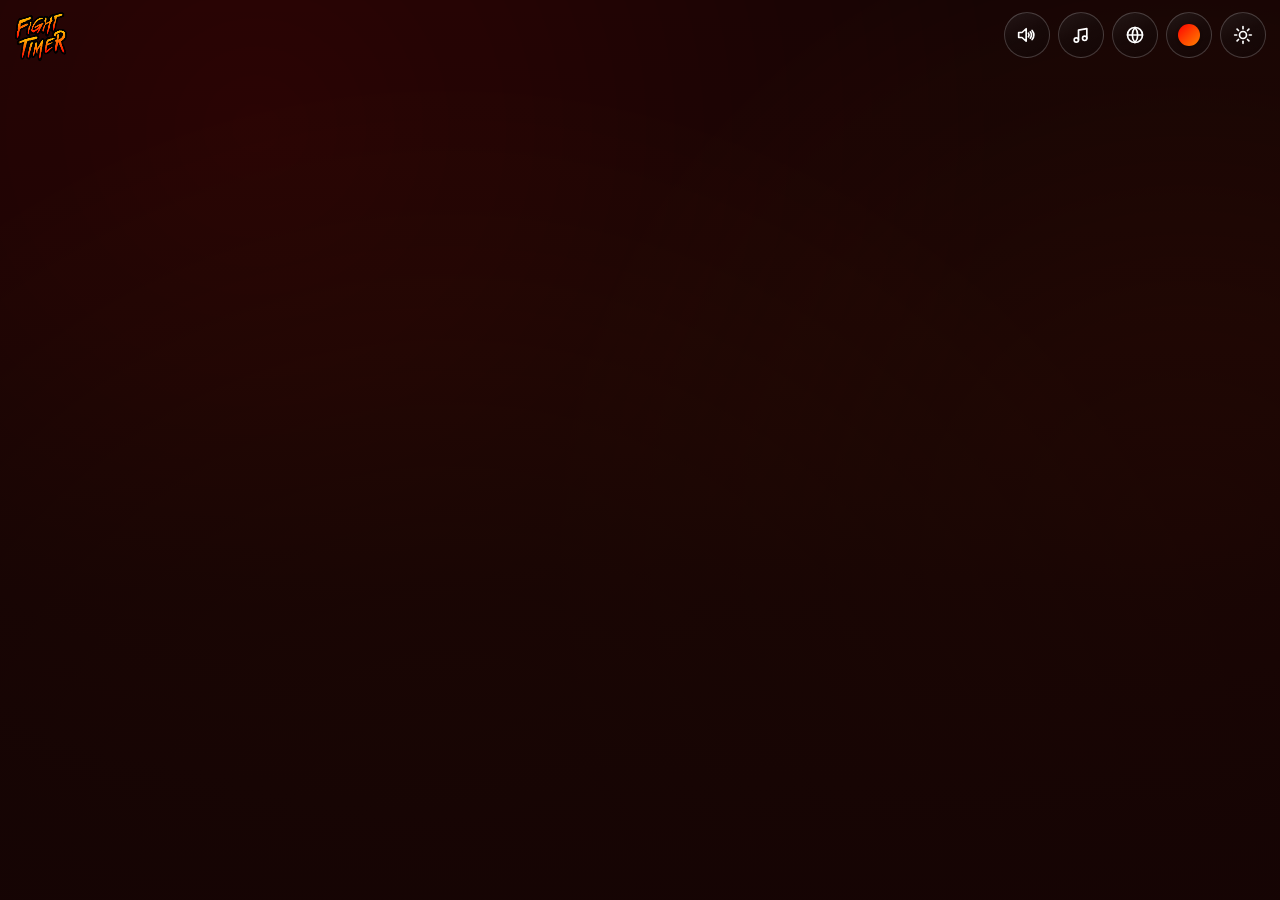
<file: index.html>
<!DOCTYPE html>
<html lang="en">
<head>
  <meta charset="UTF-8"/>
  <meta name="viewport" content="width=device-width, initial-scale=1.0, viewport-fit=cover"/>

  <meta http-equiv="Content-Security-Policy" content="default-src 'none'; script-src 'self' 'unsafe-inline'; style-src 'self' 'unsafe-inline'; img-src 'self' data:; font-src 'self'; media-src 'self'; connect-src 'self'; manifest-src 'self'; worker-src 'self'; base-uri 'none'; form-action 'none'; object-src 'none'"/>
  <meta name="referrer" content="no-referrer"/>
  <title>Fight Timer</title>

  <!-- PWA / iPhone "Add to Home Screen" -->
  <meta name="apple-mobile-web-app-capable" content="yes"/>
  <meta name="mobile-web-app-capable" content="yes"/>
  <meta name="apple-mobile-web-app-status-bar-style" content="black-translucent"/>
  <meta name="apple-mobile-web-app-title" content="Fight Timer"/>
  <!-- The app's ground. Must stay in step with the Android launcher background and
       theme colours; npm run check fails if they diverge. -->
  <meta name="theme-color" content="#140505"/>
  <meta name="description" content="Fight Timer — round timer for boxing, MMA and kickboxing."/>
  <link rel="manifest" href="manifest.webmanifest"/>

  <!-- Runs before the first paint, and does exactly one thing: puts back the ground and
       the ink the app resolved last time (see where ft-boot is written). The CSS in this
       file carries the DARK palette as its default, which is right for a first launch and
       wrong for anyone who chose light - they used to get a black screen that jumped to
       white once React mounted, and on a 2016 phone that is a second of the wrong theme.
       Inline custom properties on <html> beat :root, so there are no cascade games. No
       first-launch case to handle either: no key, no change, dark. -->
  <script>try{var _b=localStorage.getItem("ft-boot");if(_b){_b=_b.split("|");
    var _k=["--base","--fg","--blob-a","--blend","--veil","--g1","--g2","--g3"],
    _r=document.documentElement.style;
    for(var _i=0;_i<_k.length&&_i<_b.length;_i++)_r.setProperty(_k[_i],_b[_i]);
    var _m=document.querySelector('meta[name="theme-color"]');
    if(_m)_m.setAttribute("content",_b[0]);}}catch(e){}</script>

  <!-- Home screen icon on iPhone (Safari uses apple-touch-icon) -->
  <link rel="apple-touch-icon" href="apple-touch-icon.png"/>
  <link rel="apple-touch-icon" sizes="180x180" href="apple-touch-icon.png"/>
  <link rel="apple-touch-icon" sizes="192x192" href="icon-192.png"/>
  <link rel="icon" type="image/png" sizes="32x32" href="favicon-32.png"/>
  <link rel="icon" type="image/png" sizes="192x192" href="icon-192.png"/>

  <link rel="stylesheet" href="app-436c10bad0.css"/>
</head>
<body>
<div id="bg" aria-hidden="true"><div class="blob b1"></div><div class="blob b2"></div><div class="blob b3"></div><div class="veil"></div></div>
<div id="root"></div>
<!-- The mark, painted by the FIRST frame the WebView draws, before a single line of the
     app has run. Without it a cold start on a slow phone reads as three events: the
     system splash shows the logo, the logo vanishes while the web payload boots, and
     then the app's own logo blooms back in - reported from a Galaxy A5 (2016), where
     that gap is seconds long. This element is the bridge across it, so the mark simply
     stays put until it travels to its corner. React removes it in a layout effect, in
     the same frame it first paints, and on native the bloom is skipped so the handover
     is invisible. No background of its own: the page's own ground shows through, which
     is one less colour to get wrong. 156.6px is the mark's size at the start of the
     intro - 54 px drawn at scale 2.9 - so nothing moves when the app takes over. -->
<div id="boot"><img src="logo.png" alt="" width="112" height="103"/></div>
<script src="app-df6e2656d0.js" defer></script>

<!-- No service worker here on purpose. Registration lives in the bundle that
     tools/build.mjs produces, so it only ever runs against a hashed dist/ — which is
     what stops the dev copy from installing a worker that then serves its own stale
     HTML back to me. -->
</body>
</html>
</file>
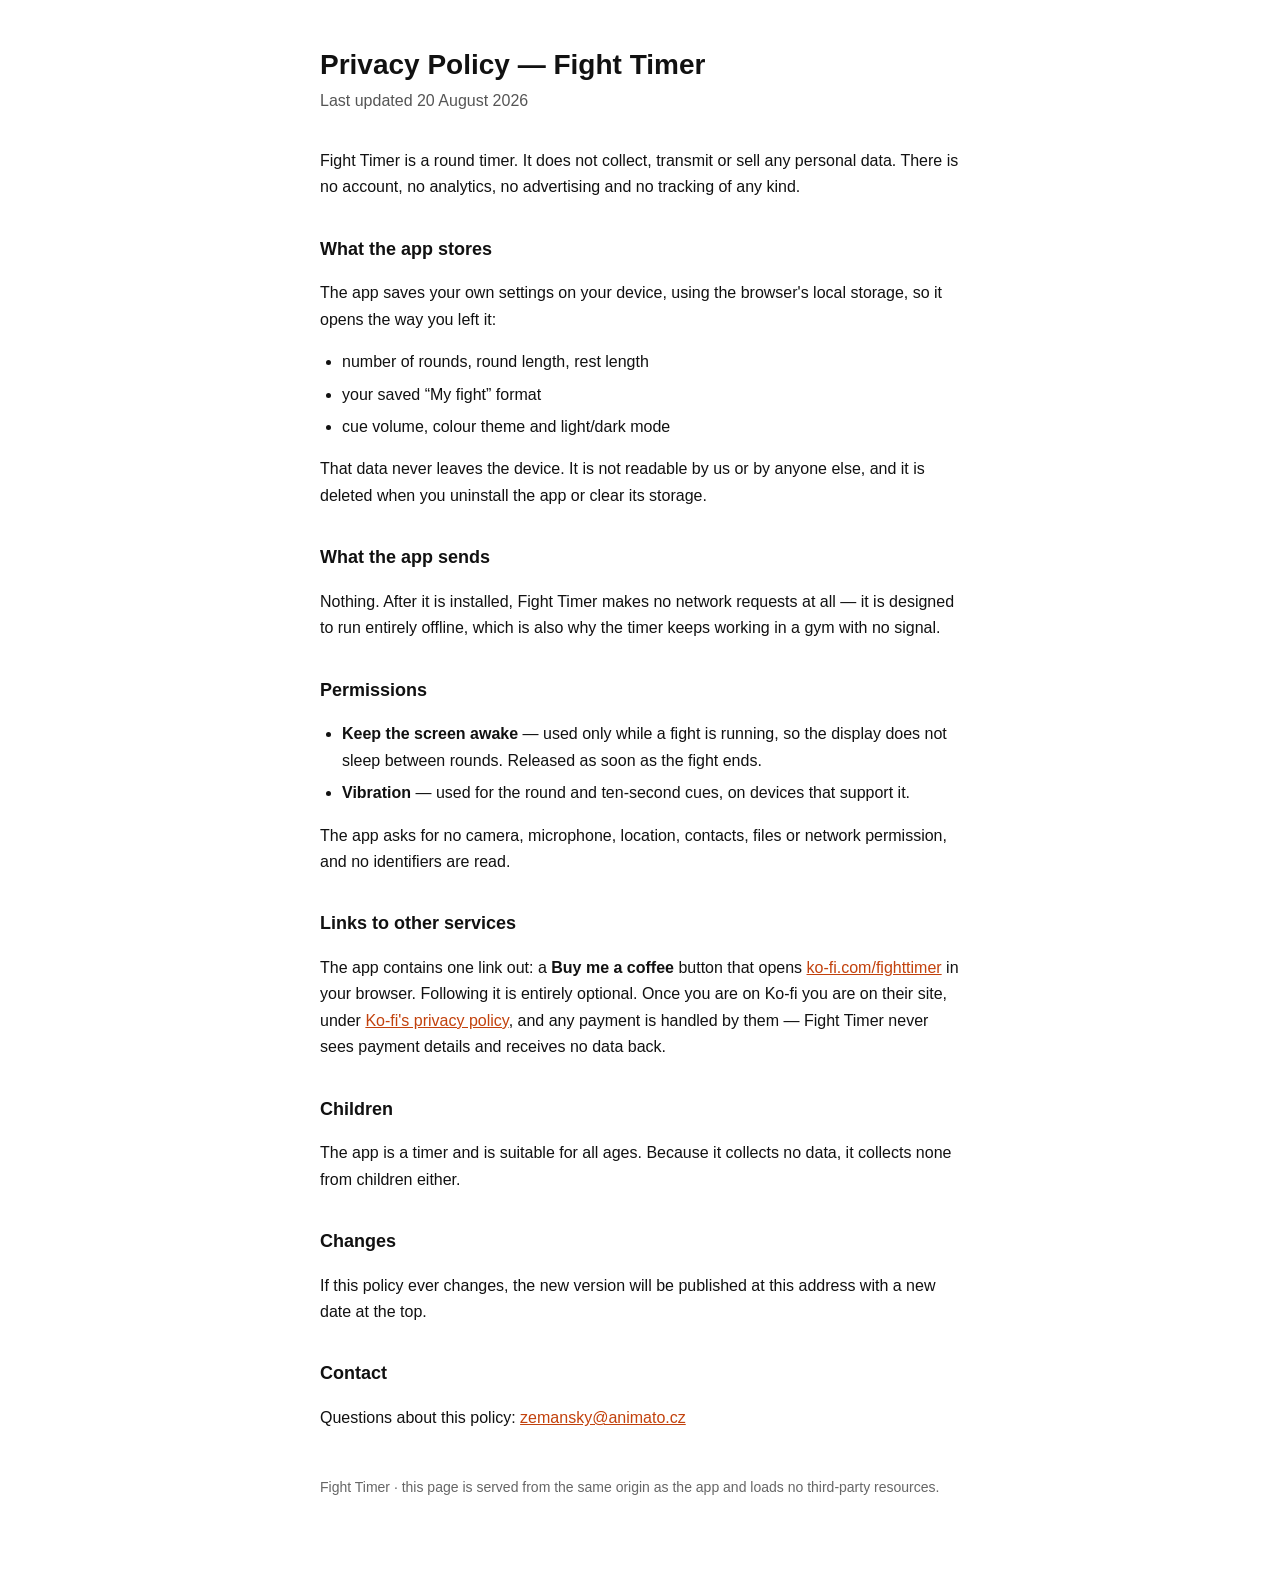
<file: privacy.html>
<!DOCTYPE html>
<html lang="en">
<head>
<meta charset="UTF-8"/>
<meta name="viewport" content="width=device-width, initial-scale=1"/>
<title>Fight Timer — Privacy Policy</title>
<meta name="theme-color" content="#140505"/>
<style>
  :root{color-scheme:dark light}
  body{background:#140505;color:#fff;margin:0;padding:48px 22px 80px;
    font:16px/1.65 -apple-system,BlinkMacSystemFont,"Segoe UI",Helvetica,Arial,sans-serif}
  main{max-width:640px;margin:auto}
  h1{font-size:28px;line-height:1.2;margin:0 0 6px}
  p.sub{color:rgba(255,255,255,.55);margin:0 0 34px}
  h2{font-size:18px;margin:34px 0 8px}
  a{color:#FF8A00}
  ul{padding-left:22px} li{margin:6px 0}
  code{background:rgba(255,255,255,.09);padding:1px 5px;border-radius:4px;font-size:14px}
  footer{margin-top:44px;color:rgba(255,255,255,.45);font-size:14px}
  @media (prefers-color-scheme: light){
    body{background:#fff;color:#111} p.sub{color:#555} a{color:#C2410C}
    code{background:rgba(0,0,0,.07)} footer{color:#666}
  }
</style>
</head>
<body>
<main>
<h1>Privacy Policy — Fight Timer</h1>
<p class="sub">Last updated 20 August 2026</p>

<p>Fight Timer is a round timer. It does not collect, transmit or sell any personal
data. There is no account, no analytics, no advertising and no tracking of any kind.</p>

<h2>What the app stores</h2>
<p>The app saves your own settings on your device, using the browser's local storage,
so it opens the way you left it:</p>
<ul>
  <li>number of rounds, round length, rest length</li>
  <li>your saved &ldquo;My fight&rdquo; format</li>
  <li>cue volume, colour theme and light/dark mode</li>
</ul>
<p>That data never leaves the device. It is not readable by us or by anyone else, and
it is deleted when you uninstall the app or clear its storage.</p>

<h2>What the app sends</h2>
<p>Nothing. After it is installed, Fight Timer makes no network requests at all — it
is designed to run entirely offline, which is also why the timer keeps working in a
gym with no signal.</p>

<h2>Permissions</h2>
<ul>
  <li><strong>Keep the screen awake</strong> — used only while a fight is running, so
      the display does not sleep between rounds. Released as soon as the fight ends.</li>
  <li><strong>Vibration</strong> — used for the round and ten-second cues, on devices
      that support it.</li>
</ul>
<p>The app asks for no camera, microphone, location, contacts, files or network
permission, and no identifiers are read.</p>

<h2>Links to other services</h2>
<p>The app contains one link out: a <strong>Buy me a coffee</strong> button that opens
<a href="https://ko-fi.com/fighttimer" rel="noopener noreferrer">ko-fi.com/fighttimer</a>
in your browser. Following it is entirely optional. Once you are on Ko-fi you are on
their site, under
<a href="https://more.ko-fi.com/privacy" rel="noopener noreferrer">Ko-fi's privacy
policy</a>, and any payment is handled by them — Fight Timer never sees payment
details and receives no data back.</p>

<h2>Children</h2>
<p>The app is a timer and is suitable for all ages. Because it collects no data, it
collects none from children either.</p>

<h2>Changes</h2>
<p>If this policy ever changes, the new version will be published at this address with
a new date at the top.</p>

<h2>Contact</h2>
<p>Questions about this policy: <a href="mailto:zemansky@animato.cz">zemansky@animato.cz</a></p>

<footer>Fight Timer · this page is served from the same origin as the app and loads
no third-party resources.</footer>
</main>
</body>
</html>
</file>
<file: app-436c10bad0.css>
@font-face{font-family:Chakra Petch;font-style:normal;font-weight:600;font-display:swap;src:url(fonts/chakra-petch-600-vietnamese-752ec6b8.woff2) format("woff2");unicode-range:U+0102-0103,U+0110-0111,U+0128-0129,U+0168-0169,U+01A0-01A1,U+01AF-01B0,U+0300-0301,U+0303-0304,U+0308-0309,U+0323,U+0329,U+1EA0-1EF9,U+20AB}@font-face{font-family:Chakra Petch;font-style:normal;font-weight:600;font-display:swap;src:url(fonts/chakra-petch-600-latin-ext-140bd5c4.woff2) format("woff2");unicode-range:U+0100-02BA,U+02BD-02C5,U+02C7-02CC,U+02CE-02D7,U+02DD-02FF,U+0304,U+0308,U+0329,U+1D00-1DBF,U+1E00-1E9F,U+1EF2-1EFF,U+2020,U+20A0-20AB,U+20AD-20C0,U+2113,U+2C60-2C7F,U+A720-A7FF}@font-face{font-family:Chakra Petch;font-style:normal;font-weight:600;font-display:swap;src:url(fonts/chakra-petch-600-latin-4d6d5f0b.woff2) format("woff2");unicode-range:U+0000-00FF,U+0131,U+0152-0153,U+02BB-02BC,U+02C6,U+02DA,U+02DC,U+0304,U+0308,U+0329,U+2000-206F,U+20AC,U+2122,U+2191,U+2193,U+2212,U+2215,U+FEFF,U+FFFD}@font-face{font-family:Chakra Petch;font-style:normal;font-weight:700;font-display:swap;src:url(fonts/chakra-petch-700-vietnamese-48dcd6d3.woff2) format("woff2");unicode-range:U+0102-0103,U+0110-0111,U+0128-0129,U+0168-0169,U+01A0-01A1,U+01AF-01B0,U+0300-0301,U+0303-0304,U+0308-0309,U+0323,U+0329,U+1EA0-1EF9,U+20AB}@font-face{font-family:Chakra Petch;font-style:normal;font-weight:700;font-display:swap;src:url(fonts/chakra-petch-700-latin-ext-afe317b1.woff2) format("woff2");unicode-range:U+0100-02BA,U+02BD-02C5,U+02C7-02CC,U+02CE-02D7,U+02DD-02FF,U+0304,U+0308,U+0329,U+1D00-1DBF,U+1E00-1E9F,U+1EF2-1EFF,U+2020,U+20A0-20AB,U+20AD-20C0,U+2113,U+2C60-2C7F,U+A720-A7FF}@font-face{font-family:Chakra Petch;font-style:normal;font-weight:700;font-display:swap;src:url(fonts/chakra-petch-700-latin-3c2433eb.woff2) format("woff2");unicode-range:U+0000-00FF,U+0131,U+0152-0153,U+02BB-02BC,U+02C6,U+02DA,U+02DC,U+0304,U+0308,U+0329,U+2000-206F,U+20AC,U+2122,U+2191,U+2193,U+2212,U+2215,U+FEFF,U+FFFD}@font-face{font-family:Space Grotesk;font-style:normal;font-weight:400;font-display:swap;src:url(fonts/space-grotesk-400-vietnamese-d699664b.woff2) format("woff2");unicode-range:U+0102-0103,U+0110-0111,U+0128-0129,U+0168-0169,U+01A0-01A1,U+01AF-01B0,U+0300-0301,U+0303-0304,U+0308-0309,U+0323,U+0329,U+1EA0-1EF9,U+20AB}@font-face{font-family:Space Grotesk;font-style:normal;font-weight:400;font-display:swap;src:url(fonts/space-grotesk-400-latin-ext-054c266f.woff2) format("woff2");unicode-range:U+0100-02BA,U+02BD-02C5,U+02C7-02CC,U+02CE-02D7,U+02DD-02FF,U+0304,U+0308,U+0329,U+1D00-1DBF,U+1E00-1E9F,U+1EF2-1EFF,U+2020,U+20A0-20AB,U+20AD-20C0,U+2113,U+2C60-2C7F,U+A720-A7FF}@font-face{font-family:Space Grotesk;font-style:normal;font-weight:400;font-display:swap;src:url(fonts/space-grotesk-400-latin-a0d054c4.woff2) format("woff2");unicode-range:U+0000-00FF,U+0131,U+0152-0153,U+02BB-02BC,U+02C6,U+02DA,U+02DC,U+0304,U+0308,U+0329,U+2000-206F,U+20AC,U+2122,U+2191,U+2193,U+2212,U+2215,U+FEFF,U+FFFD}@font-face{font-family:Space Grotesk;font-style:normal;font-weight:500;font-display:swap;src:url(fonts/space-grotesk-400-vietnamese-d699664b.woff2) format("woff2");unicode-range:U+0102-0103,U+0110-0111,U+0128-0129,U+0168-0169,U+01A0-01A1,U+01AF-01B0,U+0300-0301,U+0303-0304,U+0308-0309,U+0323,U+0329,U+1EA0-1EF9,U+20AB}@font-face{font-family:Space Grotesk;font-style:normal;font-weight:500;font-display:swap;src:url(fonts/space-grotesk-400-latin-ext-054c266f.woff2) format("woff2");unicode-range:U+0100-02BA,U+02BD-02C5,U+02C7-02CC,U+02CE-02D7,U+02DD-02FF,U+0304,U+0308,U+0329,U+1D00-1DBF,U+1E00-1E9F,U+1EF2-1EFF,U+2020,U+20A0-20AB,U+20AD-20C0,U+2113,U+2C60-2C7F,U+A720-A7FF}@font-face{font-family:Space Grotesk;font-style:normal;font-weight:500;font-display:swap;src:url(fonts/space-grotesk-400-latin-a0d054c4.woff2) format("woff2");unicode-range:U+0000-00FF,U+0131,U+0152-0153,U+02BB-02BC,U+02C6,U+02DA,U+02DC,U+0304,U+0308,U+0329,U+2000-206F,U+20AC,U+2122,U+2191,U+2193,U+2212,U+2215,U+FEFF,U+FFFD}@font-face{font-family:Space Grotesk;font-style:normal;font-weight:700;font-display:swap;src:url(fonts/space-grotesk-400-vietnamese-d699664b.woff2) format("woff2");unicode-range:U+0102-0103,U+0110-0111,U+0128-0129,U+0168-0169,U+01A0-01A1,U+01AF-01B0,U+0300-0301,U+0303-0304,U+0308-0309,U+0323,U+0329,U+1EA0-1EF9,U+20AB}@font-face{font-family:Space Grotesk;font-style:normal;font-weight:700;font-display:swap;src:url(fonts/space-grotesk-400-latin-ext-054c266f.woff2) format("woff2");unicode-range:U+0100-02BA,U+02BD-02C5,U+02C7-02CC,U+02CE-02D7,U+02DD-02FF,U+0304,U+0308,U+0329,U+1D00-1DBF,U+1E00-1E9F,U+1EF2-1EFF,U+2020,U+20A0-20AB,U+20AD-20C0,U+2113,U+2C60-2C7F,U+A720-A7FF}@font-face{font-family:Space Grotesk;font-style:normal;font-weight:700;font-display:swap;src:url(fonts/space-grotesk-400-latin-a0d054c4.woff2) format("woff2");unicode-range:U+0000-00FF,U+0131,U+0152-0153,U+02BB-02BC,U+02C6,U+02DA,U+02DC,U+0304,U+0308,U+0329,U+2000-206F,U+20AC,U+2122,U+2191,U+2193,U+2212,U+2215,U+FEFF,U+FFFD}@font-face{font-family:FT cyr;font-style:normal;font-weight:400;font-stretch:100%;src:url(fonts/ft-cyr-8b46d572.woff2) format("woff2");unicode-range:U+b7,U+d7,U+2bc,U+306,U+308,U+401,U+406-407,U+40e,U+410-415,U+417-423,U+425-429,U+42b-42c,U+42f-449,U+44b-44c,U+44e-44f,U+451,U+454,U+456-457,U+45e,U+4c2,U+4d0-4d3,U+4d6-4d7,U+4dd-4df,U+4e4-4e7,U+4f0-4f1,U+4f4-4f5,U+4f8-4f9}@font-face{font-family:FT cyr;font-style:normal;font-weight:700;font-stretch:100%;src:url(fonts/ft-cyr-8b46d572.woff2) format("woff2");unicode-range:U+b7,U+d7,U+2bc,U+306,U+308,U+401,U+406-407,U+40e,U+410-415,U+417-423,U+425-429,U+42b-42c,U+42f-449,U+44b-44c,U+44e-44f,U+451,U+454,U+456-457,U+45e,U+4c2,U+4d0-4d3,U+4d6-4d7,U+4dd-4df,U+4e4-4e7,U+4f0-4f1,U+4f4-4f5,U+4f8-4f9}html[lang=ru],html[lang=uk]{--font-ui:"FT cyr","Space Grotesk",sans-serif;--font-num:"Chakra Petch","FT cyr",sans-serif}@font-face{font-family:FT grk;font-style:normal;font-weight:400;font-stretch:100%;src:url(fonts/ft-grk-b3fb8703.woff2) format("woff2");unicode-range:U+b7,U+d7,U+301,U+386,U+388-389,U+38c,U+38e-38f,U+391,U+393-397,U+39a-3a0,U+3a3-3a5,U+3a7,U+3a9,U+3ac-3af,U+3b1-3b5,U+3b7-3c9,U+3cc-3ce}@font-face{font-family:FT grk;font-style:normal;font-weight:700;font-stretch:100%;src:url(fonts/ft-grk-b3fb8703.woff2) format("woff2");unicode-range:U+b7,U+d7,U+301,U+386,U+388-389,U+38c,U+38e-38f,U+391,U+393-397,U+39a-3a0,U+3a3-3a5,U+3a7,U+3a9,U+3ac-3af,U+3b1-3b5,U+3b7-3c9,U+3cc-3ce}html[lang=el]{--font-ui:"FT grk","Space Grotesk",sans-serif;--font-num:"Chakra Petch","FT grk",sans-serif}@font-face{font-family:FT dev;font-style:normal;font-weight:400;font-stretch:100%;src:url(fonts/ft-dev-8b7070ef.woff2) format("woff2");unicode-range:U+b7,U+d7,U+901-902,U+905-909,U+90f-910,U+914-918,U+91a-91d,U+91f-924,U+926-932,U+935-939,U+93c,U+93e-943,U+947-949,U+94b-94d,U+964}@font-face{font-family:FT dev;font-style:normal;font-weight:700;font-stretch:100%;src:url(fonts/ft-dev-8b7070ef.woff2) format("woff2");unicode-range:U+b7,U+d7,U+901-902,U+905-909,U+90f-910,U+914-918,U+91a-91d,U+91f-924,U+926-932,U+935-939,U+93c,U+93e-943,U+947-949,U+94b-94d,U+964}html[lang=hi]{--font-ui:"FT dev","Space Grotesk",sans-serif;--font-num:"Chakra Petch","FT dev",sans-serif}@font-face{font-family:FT sc;font-style:normal;font-weight:400;src:url(fonts/ft-sc-0cf9049c.woff2) format("woff2");unicode-range:U+b7,U+d7,U+3001-3002,U+4e00,U+4e0a-4e0b,U+4e0d,U+4e1a,U+4e2a,U+4e2d,U+4e3a,U+4e4b,U+4e50,U+4ed6,U+4ee5,U+4f11,U+4f1a,U+4f4e,U+4f59,U+4fdd,U+4fe1,U+505c,U+5065,U+5171,U+5176,U+5185,U+518d,U+51c6,U+51cf,U+51fa-51fb,U+5206-5207,U+5220,U+5229,U+5230,U+524d,U+5269,U+52a0,U+5373,U+53d1,U+53d6,U+53d8,U+53f7,U+5408,U+540d-540e,U+5417,U+547d,U+548c,U+5496,U+54cd,U+5561,U+559c-559d,U+56de,U+5854,U+589e,U+58f0,U+5907,U+590d,U+594f,U+59cb,U+5b58,U+5b8c,U+5bf9,U+5c06,U+5c0f,U+5c11,U+5df2,U+5df4,U+5e94,U+5f00,U+5f0f,U+603b,U+6062,U+606f,U+6210-6211,U+6216,U+623f,U+62f3,U+6309,U+6362,U+63a5,U+63d0,U+6539,U+6570,U+6572,U+6597,U+65b0,U+65f6,U+666f,U+6682,U+66f4,U+6700,U+6709,U+6728,U+672c,U+675f,U+6765,U+676f,U+677f,U+683c,U+6a21,U+6b21-6b22,U+6bcf,U+6bd4,U+6d45,U+6d88,U+6df1,U+70b9,U+7406,U+7528,U+7684,U+793a,U+7985,U+79d2,U+79f0,U+7acb,U+7b1b,U+7b2c,U+7ba1,U+7ec3,U+7ed3,U+7ee7,U+7eed,U+7efc,U+804c,U+80cc,U+80dc,U+8272,U+89d2,U+8a00,U+8b66,U+8ba1,U+8bad,U+8bbe,U+8bed,U+8bf4,U+8bf7,U+8d5b,U+8d77,U+8ddd,U+8df3,U+8eab,U+8f7b,U+8fc7,U+8fd4,U+8fd8-8fd9,U+91cd,U+91cf,U+949f,U+94c3,U+9523,U+957f,U+95f4,U+964d,U+9664,U+968f,U+9759,U+97f3,U+9884,U+989c,U+ff0c,U+ff1a,U+ff1f}@font-face{font-family:FT sc;font-style:normal;font-weight:700;src:url(fonts/ft-sc-0cf9049c.woff2) format("woff2");unicode-range:U+b7,U+d7,U+3001-3002,U+4e00,U+4e0a-4e0b,U+4e0d,U+4e1a,U+4e2a,U+4e2d,U+4e3a,U+4e4b,U+4e50,U+4ed6,U+4ee5,U+4f11,U+4f1a,U+4f4e,U+4f59,U+4fdd,U+4fe1,U+505c,U+5065,U+5171,U+5176,U+5185,U+518d,U+51c6,U+51cf,U+51fa-51fb,U+5206-5207,U+5220,U+5229,U+5230,U+524d,U+5269,U+52a0,U+5373,U+53d1,U+53d6,U+53d8,U+53f7,U+5408,U+540d-540e,U+5417,U+547d,U+548c,U+5496,U+54cd,U+5561,U+559c-559d,U+56de,U+5854,U+589e,U+58f0,U+5907,U+590d,U+594f,U+59cb,U+5b58,U+5b8c,U+5bf9,U+5c06,U+5c0f,U+5c11,U+5df2,U+5df4,U+5e94,U+5f00,U+5f0f,U+603b,U+6062,U+606f,U+6210-6211,U+6216,U+623f,U+62f3,U+6309,U+6362,U+63a5,U+63d0,U+6539,U+6570,U+6572,U+6597,U+65b0,U+65f6,U+666f,U+6682,U+66f4,U+6700,U+6709,U+6728,U+672c,U+675f,U+6765,U+676f,U+677f,U+683c,U+6a21,U+6b21-6b22,U+6bcf,U+6bd4,U+6d45,U+6d88,U+6df1,U+70b9,U+7406,U+7528,U+7684,U+793a,U+7985,U+79d2,U+79f0,U+7acb,U+7b1b,U+7b2c,U+7ba1,U+7ec3,U+7ed3,U+7ee7,U+7eed,U+7efc,U+804c,U+80cc,U+80dc,U+8272,U+89d2,U+8a00,U+8b66,U+8ba1,U+8bad,U+8bbe,U+8bed,U+8bf4,U+8bf7,U+8d5b,U+8d77,U+8ddd,U+8df3,U+8eab,U+8f7b,U+8fc7,U+8fd4,U+8fd8-8fd9,U+91cd,U+91cf,U+949f,U+94c3,U+9523,U+957f,U+95f4,U+964d,U+9664,U+968f,U+9759,U+97f3,U+9884,U+989c,U+ff0c,U+ff1a,U+ff1f}html[lang=zh-Hans]{--font-ui:"FT sc","Space Grotesk",sans-serif;--font-num:"Chakra Petch","FT sc",sans-serif}@font-face{font-family:FT tc;font-style:normal;font-weight:400;src:url(fonts/ft-tc-678bdb8c.woff2) format("woff2");unicode-range:U+b7,U+d7,U+3001-3002,U+4e00,U+4e0a-4e0b,U+4e0d,U+4e2d,U+4e4b,U+4ed6,U+4ee5,U+4f11,U+4f4e,U+4f86,U+500b,U+505c,U+5065,U+5099,U+5132,U+5167,U+5171,U+5176,U+518d,U+51fa,U+5206-5207,U+5229-522a,U+5230,U+524d,U+5269,U+52a0,U+52dd,U+5373,U+53d6,U+5408,U+540d,U+547d,U+548c,U+5496,U+5561,U+559c-559d,U+55ce,U+56de,U+5854,U+589e,U+594f,U+59cb,U+5b58,U+5b8c,U+5c07,U+5c0d,U+5c0f,U+5c11,U+5df2,U+5df4,U+5f0f,U+5f8c,U+5fa9,U+6062,U+606f,U+61c9,U+6210-6211,U+6216,U+623f,U+62f3,U+6309,U+63a5,U+63d0,U+63db,U+64ca,U+6572,U+6578,U+65b0,U+6642,U+666f,U+66ab,U+66f4,U+6700,U+6703,U+6709,U+6728,U+672c,U+675f,U+676f,U+677f,U+683c,U+696d,U+6a02,U+6a21,U+6b21,U+6b61,U+6bcf,U+6bd4,U+6d88,U+6df1,U+6dfa,U+6e1b,U+6e96,U+70ba,U+7406,U+7528,U+767c,U+7684,U+793a,U+79aa,U+79d2,U+7a31,U+7acb,U+7b1b,U+7b2c,U+7ba1,U+7d50,U+7d9c,U+7df4,U+7e3d,U+7e7c,U+7e8c,U+8072,U+8077,U+80cc,U+8272,U+865f,U+89d2,U+8a00,U+8a08,U+8a0a,U+8a13,U+8a2d,U+8a9e,U+8aaa,U+8acb,U+8b66,U+8b8a,U+8cfd,U+8d77,U+8ddd,U+8df3,U+8eab,U+8f15,U+8fd4,U+9019,U+904e,U+9084,U+91cd,U+91cf,U+9234,U+9418,U+947c,U+9577,U+958b,U+9593,U+964d,U+9664,U+96a8,U+975c,U+97f3,U+97ff,U+9810,U+984f,U+9918,U+9b25,U+9ede,U+ff0c,U+ff1a,U+ff1f}@font-face{font-family:FT tc;font-style:normal;font-weight:700;src:url(fonts/ft-tc-678bdb8c.woff2) format("woff2");unicode-range:U+b7,U+d7,U+3001-3002,U+4e00,U+4e0a-4e0b,U+4e0d,U+4e2d,U+4e4b,U+4ed6,U+4ee5,U+4f11,U+4f4e,U+4f86,U+500b,U+505c,U+5065,U+5099,U+5132,U+5167,U+5171,U+5176,U+518d,U+51fa,U+5206-5207,U+5229-522a,U+5230,U+524d,U+5269,U+52a0,U+52dd,U+5373,U+53d6,U+5408,U+540d,U+547d,U+548c,U+5496,U+5561,U+559c-559d,U+55ce,U+56de,U+5854,U+589e,U+594f,U+59cb,U+5b58,U+5b8c,U+5c07,U+5c0d,U+5c0f,U+5c11,U+5df2,U+5df4,U+5f0f,U+5f8c,U+5fa9,U+6062,U+606f,U+61c9,U+6210-6211,U+6216,U+623f,U+62f3,U+6309,U+63a5,U+63d0,U+63db,U+64ca,U+6572,U+6578,U+65b0,U+6642,U+666f,U+66ab,U+66f4,U+6700,U+6703,U+6709,U+6728,U+672c,U+675f,U+676f,U+677f,U+683c,U+696d,U+6a02,U+6a21,U+6b21,U+6b61,U+6bcf,U+6bd4,U+6d88,U+6df1,U+6dfa,U+6e1b,U+6e96,U+70ba,U+7406,U+7528,U+767c,U+7684,U+793a,U+79aa,U+79d2,U+7a31,U+7acb,U+7b1b,U+7b2c,U+7ba1,U+7d50,U+7d9c,U+7df4,U+7e3d,U+7e7c,U+7e8c,U+8072,U+8077,U+80cc,U+8272,U+865f,U+89d2,U+8a00,U+8a08,U+8a0a,U+8a13,U+8a2d,U+8a9e,U+8aaa,U+8acb,U+8b66,U+8b8a,U+8cfd,U+8d77,U+8ddd,U+8df3,U+8eab,U+8f15,U+8fd4,U+9019,U+904e,U+9084,U+91cd,U+91cf,U+9234,U+9418,U+947c,U+9577,U+958b,U+9593,U+964d,U+9664,U+96a8,U+975c,U+97f3,U+97ff,U+9810,U+984f,U+9918,U+9b25,U+9ede,U+ff0c,U+ff1a,U+ff1f}html[lang=zh-Hant]{--font-ui:"FT tc","Space Grotesk",sans-serif;--font-num:"Chakra Petch","FT tc",sans-serif}@font-face{font-family:FT jp;font-style:normal;font-weight:400;src:url(fonts/ft-jp-40d91d43.woff2) format("woff2");unicode-range:U+b7,U+d7,U+3001-3002,U+3042,U+3044,U+3046,U+3048,U+304a-304c,U+304f-305a,U+305d-3060,U+3063-306b,U+306e-3071,U+3078-307a,U+307e,U+3082,U+3084,U+3089-308b,U+3092,U+3094,U+3099-309a,U+30a1-30a2,U+30a4,U+30a6,U+30ad-30b0,U+30b3-30bc,U+30bf-30c3,U+30c8-30c9,U+30cf-30e0,U+30e2-30e3,U+30e5,U+30e9-30ed,U+30f3-30f4,U+30fc,U+4e00,U+4e0b,U+4e2d,U+4e86,U+4e88,U+4ed6,U+4f11,U+4fdd,U+505c,U+5099,U+518d,U+5206-5207,U+521d,U+5229,U+524a,U+524d,U+52d5,U+52dd,U+5404,U+5408,U+540d,U+544a,U+56de,U+56f3,U+5897,U+5909,U+5927,U+59cb,U+5b50,U+5b58,U+5b8c,U+5c0f,U+5ea6,U+5f8c,U+61a9,U+623b,U+62cd,U+6570,U+65b0,U+6642,U+666f,U+66f4,U+66ff-6700,U+6728,U+697d,U+6b21,U+6b62,U+6b8b,U+6e1b,U+6e96,U+7121,U+7406,U+76f4,U+7985,U+79d2,U+7ba1,U+7d42,U+80cc,U+8272,U+89e3,U+8a00,U+8a08,U+8a9e,U+904b,U+91cf,U+9234,U+9285,U+947c,U+9577,U+958b,U+9593,U+9664,U+97f3,U+9cf4,U+ff1f}@font-face{font-family:FT jp;font-style:normal;font-weight:700;src:url(fonts/ft-jp-40d91d43.woff2) format("woff2");unicode-range:U+b7,U+d7,U+3001-3002,U+3042,U+3044,U+3046,U+3048,U+304a-304c,U+304f-305a,U+305d-3060,U+3063-306b,U+306e-3071,U+3078-307a,U+307e,U+3082,U+3084,U+3089-308b,U+3092,U+3094,U+3099-309a,U+30a1-30a2,U+30a4,U+30a6,U+30ad-30b0,U+30b3-30bc,U+30bf-30c3,U+30c8-30c9,U+30cf-30e0,U+30e2-30e3,U+30e5,U+30e9-30ed,U+30f3-30f4,U+30fc,U+4e00,U+4e0b,U+4e2d,U+4e86,U+4e88,U+4ed6,U+4f11,U+4fdd,U+505c,U+5099,U+518d,U+5206-5207,U+521d,U+5229,U+524a,U+524d,U+52d5,U+52dd,U+5404,U+5408,U+540d,U+544a,U+56de,U+56f3,U+5897,U+5909,U+5927,U+59cb,U+5b50,U+5b58,U+5b8c,U+5c0f,U+5ea6,U+5f8c,U+61a9,U+623b,U+62cd,U+6570,U+65b0,U+6642,U+666f,U+66f4,U+66ff-6700,U+6728,U+697d,U+6b21,U+6b62,U+6b8b,U+6e1b,U+6e96,U+7121,U+7406,U+76f4,U+7985,U+79d2,U+7ba1,U+7d42,U+80cc,U+8272,U+89e3,U+8a00,U+8a08,U+8a9e,U+904b,U+91cf,U+9234,U+9285,U+947c,U+9577,U+958b,U+9593,U+9664,U+97f3,U+9cf4,U+ff1f}html[lang=ja]{--font-ui:"FT jp","Space Grotesk",sans-serif;--font-num:"Chakra Petch","FT jp",sans-serif}@font-face{font-family:FT kr;font-style:normal;font-weight:400;src:url(fonts/ft-kr-30574f3d.woff2) format("woff2");unicode-range:U+b7,U+d7,U+ac00-ac01,U+ac04,U+ac10,U+ac70,U+ac74,U+ac8c,U+acbd,U+acc4,U+ace0,U+acfc,U+ad00,U+ae30,U+ae38,U+ae4c,U+b05d,U+b098,U+b0a8,U+b0b4,U+b108,U+b294,U+b2c8,U+b2e4,U+b3cc,U+b3d9,U+b428,U+b4dc,U+b531,U+b610,U+b6f0,U+b77c,U+b7c9,U+b80c,U+b824,U+b85c,U+b8cc,U+b974,U+b978,U+b97c,U+b984,U+b9ac,U+b9bc-b9bd,U+b9c1,U+b9c8-b9c9,U+ba74,U+baa8,U+bb34,U+bc14,U+bc30,U+bca8,U+bcc0,U+bcf4-bcf5,U+bd84,U+be44,U+c0ac-c0ad,U+c0c8-c0c9,U+c14b,U+c18c-c18d,U+c218,U+c2a4,U+c2b9,U+c2dc-c2dd,U+c2e0,U+c2f1,U+c544-c545,U+c548,U+c54c,U+c571,U+c5b4,U+c5b8,U+c5c6,U+c5d0,U+c635,U+c640,U+c644,U+c694,U+c6b4,U+c6b8,U+c73c,U+c740,U+c744,U+c74c,U+c758,U+c774,U+c77c,U+c791,U+c794,U+c7a5,U+c800-c801,U+c804,U+c815,U+c81c,U+c820,U+c885,U+c8fc,U+c900,U+c904,U+c911,U+c99d,U+c9c0,U+c9d5,U+ccab,U+cd08,U+cd94,U+cde8,U+cee4,U+d06c,U+d0c0,U+d0ed,U+d1b5,U+d2b8,U+d30c,U+d321,U+d504,U+d53c,U+d558,U+d55c,U+d569,U+d574,U+d5ec,U+d638,U+d658,U+d68c,U+d734}@font-face{font-family:FT kr;font-style:normal;font-weight:700;src:url(fonts/ft-kr-30574f3d.woff2) format("woff2");unicode-range:U+b7,U+d7,U+ac00-ac01,U+ac04,U+ac10,U+ac70,U+ac74,U+ac8c,U+acbd,U+acc4,U+ace0,U+acfc,U+ad00,U+ae30,U+ae38,U+ae4c,U+b05d,U+b098,U+b0a8,U+b0b4,U+b108,U+b294,U+b2c8,U+b2e4,U+b3cc,U+b3d9,U+b428,U+b4dc,U+b531,U+b610,U+b6f0,U+b77c,U+b7c9,U+b80c,U+b824,U+b85c,U+b8cc,U+b974,U+b978,U+b97c,U+b984,U+b9ac,U+b9bc-b9bd,U+b9c1,U+b9c8-b9c9,U+ba74,U+baa8,U+bb34,U+bc14,U+bc30,U+bca8,U+bcc0,U+bcf4-bcf5,U+bd84,U+be44,U+c0ac-c0ad,U+c0c8-c0c9,U+c14b,U+c18c-c18d,U+c218,U+c2a4,U+c2b9,U+c2dc-c2dd,U+c2e0,U+c2f1,U+c544-c545,U+c548,U+c54c,U+c571,U+c5b4,U+c5b8,U+c5c6,U+c5d0,U+c635,U+c640,U+c644,U+c694,U+c6b4,U+c6b8,U+c73c,U+c740,U+c744,U+c74c,U+c758,U+c774,U+c77c,U+c791,U+c794,U+c7a5,U+c800-c801,U+c804,U+c815,U+c81c,U+c820,U+c885,U+c8fc,U+c900,U+c904,U+c911,U+c99d,U+c9c0,U+c9d5,U+ccab,U+cd08,U+cd94,U+cde8,U+cee4,U+d06c,U+d0c0,U+d0ed,U+d1b5,U+d2b8,U+d30c,U+d321,U+d504,U+d53c,U+d558,U+d55c,U+d569,U+d574,U+d5ec,U+d638,U+d658,U+d68c,U+d734}html[lang=ko]{--font-ui:"FT kr","Space Grotesk",sans-serif;--font-num:"Chakra Petch","FT kr",sans-serif}@font-face{font-family:FT th;font-style:normal;font-weight:400;font-stretch:100%;src:url(fonts/ft-th-3df9f8b8.woff2) format("woff2");unicode-range:U+b7,U+d7,U+e01-e02,U+e04,U+e06-e0b,U+e0d,U+e13-e17,U+e19-e1b,U+e1e-e23,U+e25,U+e27,U+e29-e2b,U+e2d,U+e30-e39,U+e40-e44,U+e47-e49,U+e4c-e4d}@font-face{font-family:FT th;font-style:normal;font-weight:700;font-stretch:100%;src:url(fonts/ft-th-3df9f8b8.woff2) format("woff2");unicode-range:U+b7,U+d7,U+e01-e02,U+e04,U+e06-e0b,U+e0d,U+e13-e17,U+e19-e1b,U+e1e-e23,U+e25,U+e27,U+e29-e2b,U+e2d,U+e30-e39,U+e40-e44,U+e47-e49,U+e4c-e4d}html[lang=th]{--font-ui:"FT th","Space Grotesk",sans-serif;--font-num:"Chakra Petch","FT th",sans-serif}:root{--base:#010103;--fg:#FFFFFF;--glass:rgba(5,5,9,.5);--glass-soft:rgba(5,5,9,.28);--sheen:linear-gradient(155deg,rgba(255,255,255,.07) 0%,rgba(255,255,255,.02) 46%,rgba(255,255,255,.004) 100%);--glass-brd:rgba(255,255,255,.2);--track:rgba(255,255,255,.14);--shadow:0 10px 30px rgba(0,0,0,.7);--fg-dim:rgba(255,255,255,.62);--ring-idle:rgba(255,255,255,.2);--font-ui:"Space Grotesk",-apple-system,BlinkMacSystemFont,"Helvetica Neue",Helvetica,Arial,sans-serif;--font-num:"Chakra Petch",var(--font-ui);--veil:linear-gradient(180deg,rgba(1,1,3,0) 0%,rgba(1,1,3,.35) 34%,rgba(1,1,3,.82) 66%,rgba(1,1,3,.97) 100%);--blob-a:.1;--blend:screen;--g1:#FFC400;--g2:#FF6200;--g3:#FF0000}*{box-sizing:border-box;margin:0;padding:0;-webkit-tap-highlight-color:transparent}html{height:100%;-webkit-text-size-adjust:100%}body{min-height:100%;overflow:hidden;overscroll-behavior:none;background:var(--base);color:var(--fg);font-family:var(--font-ui)}.num{font-family:var(--font-num);font-variant-numeric:tabular-nums;font-feature-settings:"tnum" 1}#bg{position:fixed;inset:0;overflow:hidden;background:var(--base);z-index:0;pointer-events:none}#bg .blob{position:absolute;opacity:var(--blob-a);mix-blend-mode:var(--blend)}#bg .b1{width:130vmax;height:130vmax;left:-45vmax;top:-55vmax;background:radial-gradient(circle at 50% 50%,var(--g1) 0%,transparent 62%)}#bg .b2{width:115vmax;height:115vmax;right:-50vmax;top:-15vmax;background:radial-gradient(circle at 50% 50%,var(--g2) 0%,transparent 60%)}#bg .b3{width:140vmax;height:140vmax;left:-35vmax;bottom:-70vmax;background:radial-gradient(circle at 50% 50%,var(--g3) 0%,transparent 64%)}#bg .veil{position:absolute;inset:0;background:var(--veil)}#root{position:fixed;inset:0;display:flex;flex-direction:column;overflow:hidden;z-index:2;padding:env(safe-area-inset-top) env(safe-area-inset-right) env(safe-area-inset-bottom) env(safe-area-inset-left)}.app{flex:1 1 auto;min-height:0;display:flex;flex-direction:column;overflow-y:auto;overscroll-behavior:contain;-webkit-overflow-scrolling:touch}.app::-webkit-scrollbar{display:none}.sheet{width:100%;max-width:520px;margin:auto}.glass{background-color:var(--glass);background-image:var(--sheen);border:1px solid var(--glass-brd);box-shadow:var(--shadow)}.glass-soft{background-color:var(--glass-soft);background-image:var(--sheen);border:1px solid var(--glass-brd)}button{font-family:inherit;color:inherit;touch-action:manipulation}button:focus-visible,input:focus-visible{outline:2px solid var(--fg);outline-offset:3px}.corner{position:fixed;z-index:5;display:flex;gap:8px;top:calc(env(safe-area-inset-top) + 12px);right:calc(env(safe-area-inset-right) + 14px)}#boot{position:fixed;inset:0;z-index:6;pointer-events:none;display:flex;align-items:center;justify-content:center}#boot img{width:156.6px;height:auto;display:block}.brand{position:fixed;z-index:5;pointer-events:none;top:calc(env(safe-area-inset-top) + 12px);left:calc(env(safe-area-inset-left) + 14px)}.kofi-wrap{display:flex;flex-direction:column;align-items:center;gap:9px;margin-top:20px;padding-bottom:2px}.kofi{display:inline-flex;align-items:center;gap:8px;height:44px;padding:0 18px;border-radius:22px;text-decoration:none;cursor:pointer;font-size:15px;font-weight:600;letter-spacing:-.01em;white-space:nowrap;color:var(--fg);border:1px solid var(--glass-brd);background-color:var(--glass-soft);background-image:var(--sheen);transition:transform .12s}.kofi:active{transform:scale(.95)}.ask-back{position:fixed;inset:0;z-index:70;display:flex;align-items:center;justify-content:center;padding:24px;background:#0000009e;animation:askIn .2s ease-out both}.ask{width:100%;max-width:340px;border-radius:26px;padding:28px 22px 20px;display:flex;flex-direction:column;align-items:center;gap:16px;background-color:var(--base);background-image:var(--sheen);border:1px solid var(--glass-brd);box-shadow:var(--shadow);animation:askUp .26s cubic-bezier(.2,.85,.25,1) both}.ask-title{font-size:22px;font-weight:700;letter-spacing:-.015em;text-align:center;line-height:1.25;color:var(--fg)}.ask-cta{width:100%;height:54px;border-radius:27px;border:0;cursor:pointer;display:inline-flex;align-items:center;justify-content:center;gap:9px;font-size:17px;font-weight:700;letter-spacing:-.01em;text-decoration:none;transition:transform .12s}.ask-cta:active{transform:scale(.97)}.ask-no{height:44px;padding:0 18px;border:0;background:none;cursor:pointer;font-size:15px;font-weight:600;color:var(--fg-dim)}@keyframes askIn{0%{opacity:0}to{opacity:1}}@keyframes askUp{0%{opacity:0;transform:translateY(14px) scale(.97)}to{opacity:1;transform:none}}@media(prefers-reduced-motion:reduce){.ask-back,.ask{animation:none}}.iconbtn{position:relative;width:46px;height:46px;border-radius:50%;border:1px solid var(--glass-brd);background-color:var(--glass-soft);background-image:var(--sheen);display:flex;align-items:center;justify-content:center;cursor:pointer;flex-shrink:0;transition:transform .12s}.iconbtn:active{transform:scale(.94)}.ctl{border-radius:50%;border:1px solid var(--glass-brd);background-color:var(--glass-soft);background-image:var(--sheen);display:flex;align-items:center;justify-content:center;cursor:pointer;flex-shrink:0;padding:0;transition:transform .12s,opacity .12s}.ctl:active{transform:scale(.92)}.ctl[disabled]{opacity:.34;cursor:not-allowed}.ctl-bare{background:none;border:none}@keyframes volIn{0%{opacity:0;transform:translate(16px) scale(.6)}to{opacity:1;transform:none}}.pick-sheet{position:fixed;inset:0;z-index:60;display:flex;flex-direction:column;background:var(--base);padding:calc(env(safe-area-inset-top) + 18px) 0 calc(env(safe-area-inset-bottom) + 14px);animation:sheetIn .26s cubic-bezier(.2,.85,.25,1) both}.pick-sheet:before{content:"";position:absolute;inset:0;pointer-events:none;opacity:var(--blob-a);mix-blend-mode:var(--blend);background:radial-gradient(120% 62% at 8% -6%,var(--g1) 0%,transparent 58%),radial-gradient(115% 58% at 96% 6%,var(--g2) 0%,transparent 60%),radial-gradient(135% 70% at 46% 106%,var(--g3) 0%,transparent 62%)}.pick-head,.pick-list{position:relative;z-index:1}@keyframes sheetIn{0%{opacity:0;transform:translateY(14px)}to{opacity:1;transform:none}}@media(prefers-reduced-motion:reduce){.pick-sheet{animation:none}}.pick-head{display:flex;align-items:center;justify-content:space-between;padding:0 18px 14px;flex-shrink:0}.pick-list{overflow-y:auto;-webkit-overflow-scrolling:touch;padding:0 12px}.pick-row{display:flex;align-items:center;justify-content:space-between;gap:13px;width:100%;min-height:52px;padding:0 14px;background:none;border:1px solid transparent;color:var(--fg);font-family:inherit;font-size:16px;text-align:left;border-radius:16px;cursor:pointer;transition:background-color .18s ease,border-color .18s ease}.pick-row[aria-current=true]{font-weight:700;background-color:var(--glass);background-image:var(--sheen);border-color:var(--glass-brd);box-shadow:var(--shadow)}.pick-row .tick{width:18px;height:18px;flex-shrink:0}.times-row{padding:9px 14px}.times-row+.times-row{border-top-color:var(--glass-brd)}.times-stack{flex-wrap:wrap;gap:0 12px}.times-stack>.times-txt{flex:1 1 100%}.times-stack>.times-ctl{margin-left:auto}.sw{position:relative;flex-shrink:0;width:54px;height:32px;border-radius:16px;border:1px solid var(--ring-idle);background:var(--track);transition:background-color .2s ease,border-color .2s ease}.sw-knob{position:absolute;top:2px;left:2px;width:26px;height:26px;border-radius:50%;background:#fff;box-shadow:0 1px 3px #00000073;transition:transform .2s cubic-bezier(.2,.85,.25,1)}.sw[data-on=true] .sw-knob{transform:translate(22px)}@media(prefers-reduced-motion:reduce){.sw,.sw-knob{transition:none}}.name-input{flex:1;min-width:0;height:40px;padding:0 12px;border-radius:10px;font-family:inherit;font-size:16px;color:var(--fg);background:var(--glass);border:1px solid var(--glass-brd)}.name-input:focus{outline:2px solid var(--fg-dim);outline-offset:1px}.chips{display:flex;gap:7px;overflow-x:auto;overflow-y:hidden;scrollbar-width:none;padding:1px 1px 3px;margin:0 -1px;-webkit-overflow-scrolling:touch}.chips::-webkit-scrollbar{display:none}.chip{position:relative;flex:0 0 auto;height:44px;padding:0 17px;border-radius:22px;cursor:pointer;font-size:15px;font-weight:600;letter-spacing:-.01em;white-space:nowrap;border:1px solid var(--glass-brd);color:var(--fg-dim);background-color:var(--glass-soft);background-image:var(--sheen);transition:transform .12s,color .15s}.chip:after{content:"";position:absolute;inset:-2px 0}.chip:active{transform:scale(.95)}.hair{height:1px;background:var(--glass-brd);border:0}@keyframes riseIn{0%{opacity:0;transform:translateY(16px)}to{opacity:1;transform:none}}@keyframes popIn{0%{opacity:0;transform:scale(.9)}to{opacity:1;transform:none}}@keyframes fadeIn{0%{opacity:0}to{opacity:1}}.corner{animation:fadeIn .7s ease-out 1.25s both}.save-slot{overflow:hidden;flex:0 0 auto}.save-slot.is-open{transition:max-height .4s cubic-bezier(.16,.86,.2,1),opacity .24s ease-out}.save-slot.is-shut{transition:max-height .28s cubic-bezier(.5,0,.78,.16),opacity .22s ease-in}@keyframes flyToPill{0%{transform:translate(-50%,-50%) scale(1);opacity:0}14%{opacity:1}to{transform:translate(calc(-50% + var(--dx)),calc(-50% + var(--dy))) scale(.5);opacity:0}}.fly{position:fixed;z-index:40;pointer-events:none;white-space:nowrap;padding:7px 13px;border-radius:999px;font-size:13px;font-weight:700;animation:flyToPill .62s cubic-bezier(.35,.02,.35,1) both}@keyframes landPop{0%{transform:scale(1)}38%{transform:scale(1.16)}to{transform:scale(1)}}.landed{animation:landPop .42s ease-out}@keyframes doneRing{0%{opacity:0;transform:scale(.74)}60%{opacity:1;transform:scale(1.055)}to{opacity:1;transform:scale(1)}}@keyframes doneRipple{0%{opacity:.55;transform:scale(1)}70%{opacity:0}to{opacity:0;transform:scale(1.38)}}@keyframes donePop{0%{opacity:0;transform:scale(.5)}58%{opacity:1;transform:scale(1.11)}to{opacity:1;transform:scale(1)}}.done-ring{animation:doneRing .84s cubic-bezier(.18,1.28,.34,1) .12s both}.done-ripple{position:absolute;inset:0;border-radius:50%;pointer-events:none;animation:doneRipple 2.6s ease-out infinite}.done-word{animation:donePop .72s cubic-bezier(.18,1.45,.36,1) .3s both}@keyframes restPulse{0%,to{transform:scale(1);opacity:1}50%{transform:scale(1.55);opacity:.55}}.restdot{animation:restPulse 1.15s ease-in-out infinite}@keyframes warnPulse{0%,to{opacity:1}50%{opacity:.5}}.warn{animation:warnPulse 1s ease-in-out infinite}@media(prefers-reduced-motion:reduce){*{transition-duration:.01ms!important}.warn,.restdot,.landed{animation:none!important}.done-ring,.done-word{animation:none!important;opacity:1!important;transform:none!important}.done-ripple,.fly{display:none!important}.save-slot{transition:none!important}.rise,.corner,.brand{animation:none!important;opacity:1!important;transform:none!important}.logo-emerge{animation:none!important;opacity:1!important;transform:none!important;filter:none!important}}@media(max-width:360px){.corner{gap:6px}.iconbtn{width:40px;height:40px}.iconbtn:after{content:"";position:absolute;inset:-3px 0}.brand svg{width:46px;height:46px}}.app.instant .rise,.app.instant .corner,.app.instant .logo-emerge{animation:none!important}
</file>
